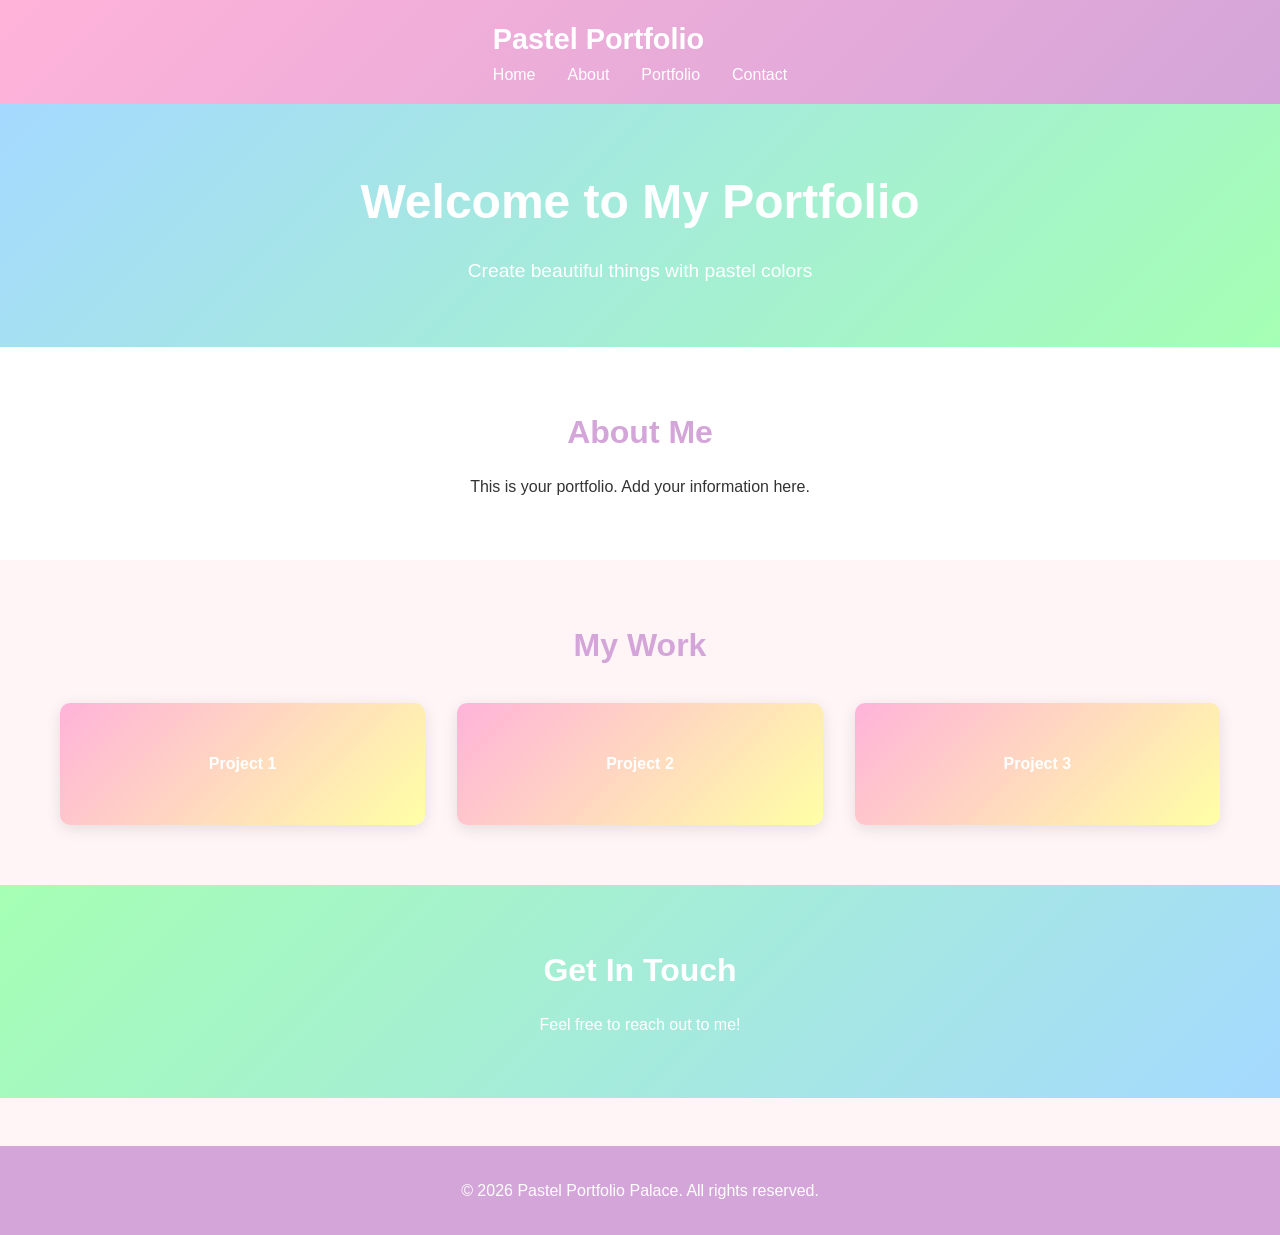
<file: index.html>
<!DOCTYPE html>
<html lang="en">
<head>
    <meta charset="UTF-8">
    <meta name="viewport" content="width=device-width, initial-scale=1.0">
    <title>Pastel Portfolio Palace</title>
    <link rel="stylesheet" href="style.css">
</head>
<body>
    <header>
        <nav class="navbar">
            <div class="container">
                <h1>Pastel Portfolio</h1>
                <ul class="nav-links">
                    <li><a href="#home">Home</a></li>
                    <li><a href="#about">About</a></li>
                    <li><a href="#portfolio">Portfolio</a></li>
                    <li><a href="#contact">Contact</a></li>
                </ul>
            </div>
        </nav>
    </header>

    <main>
        <section id="home" class="hero">
            <div class="container">
                <h2>Welcome to My Portfolio</h2>
                <p>Create beautiful things with pastel colors</p>
            </div>
        </section>

        <section id="about" class="about">
            <div class="container">
                <h2>About Me</h2>
                <p>This is your portfolio. Add your information here.</p>
            </div>
        </section>

        <section id="portfolio" class="portfolio">
            <div class="container">
                <h2>My Work</h2>
                <div class="portfolio-grid">
                    <div class="portfolio-item">Project 1</div>
                    <div class="portfolio-item">Project 2</div>
                    <div class="portfolio-item">Project 3</div>
                </div>
            </div>
        </section>

        <section id="contact" class="contact">
            <div class="container">
                <h2>Get In Touch</h2>
                <p>Feel free to reach out to me!</p>
            </div>
        </section>
    </main>

    <footer>
        <p>&copy; 2026 Pastel Portfolio Palace. All rights reserved.</p>
    </footer>
</body>
</html>
</file>
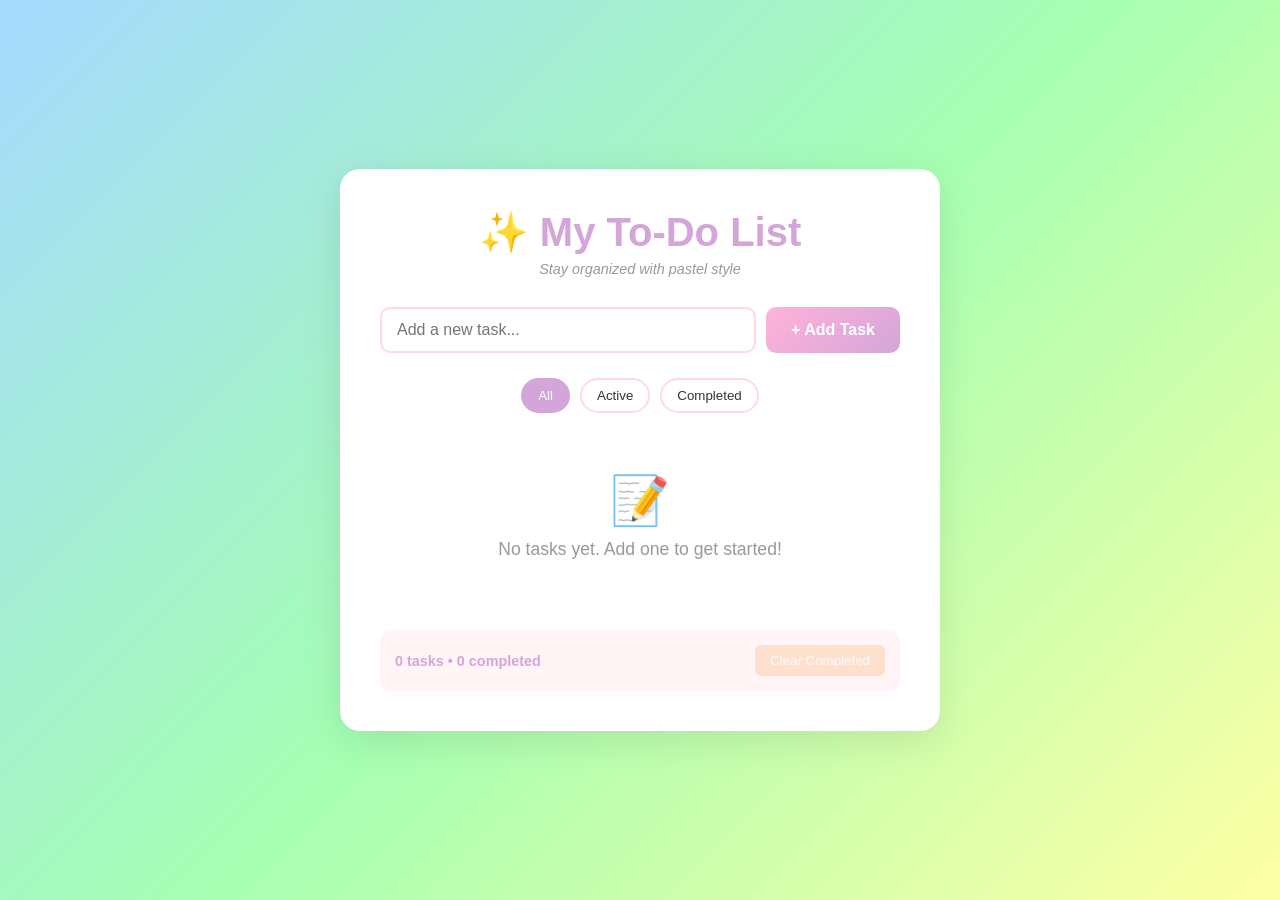
<file: todo.html>
<!DOCTYPE html>
<html lang="en">
<head>
    <meta charset="UTF-8">
    <meta name="viewport" content="width=device-width, initial-scale=1.0">
    <title>Pastel To-Do List</title>
    <link rel="stylesheet" href="todo-style.css">
</head>
<body>
    <div class="container">
        <header>
            <h1>✨ My To-Do List</h1>
            <p class="subtitle">Stay organized with pastel style</p>
        </header>

        <div class="input-section">
            <input 
                type="text" 
                id="todoInput" 
                placeholder="Add a new task..."
                class="todo-input"
            >
            <button id="addBtn" class="add-btn">+ Add Task</button>
        </div>

        <div class="filters">
            <button class="filter-btn active" data-filter="all">All</button>
            <button class="filter-btn" data-filter="active">Active</button>
            <button class="filter-btn" data-filter="completed">Completed</button>
        </div>

        <ul id="todoList" class="todo-list"></ul>

        <div class="stats">
            <p id="stats">0 tasks • 0 completed</p>
            <button id="clearBtn" class="clear-btn">Clear Completed</button>
        </div>
    </div>

    <script src="todo.js"></script>
</body>
</html>
</file>
<file: style.css>
:root {
    --pastel-pink: #FFB3D9;
    --pastel-purple: #D4A5D9;
    --pastel-blue: #A5D9FF;
    --pastel-green: #A5FFB3;
    --pastel-yellow: #FFFFA5;
    --text-color: #333;
    --light-bg: #FFF5F7;
}

* {
    margin: 0;
    padding: 0;
    box-sizing: border-box;
}

body {
    font-family: 'Segoe UI', Tahoma, Geneva, Verdana, sans-serif;
    color: var(--text-color);
    background-color: var(--light-bg);
    line-height: 1.6;
}

.container {
    max-width: 1200px;
    margin: 0 auto;
    padding: 0 20px;
}

header {
    background: linear-gradient(135deg, var(--pastel-pink) 0%, var(--pastel-purple) 100%);
    padding: 1rem 0;
    box-shadow: 0 2px 10px rgba(0, 0, 0, 0.1);
}

.navbar {
    display: flex;
    justify-content: space-between;
    align-items: center;
}

.navbar h1 {
    font-size: 1.8rem;
    color: white;
}

.nav-links {
    display: flex;
    list-style: none;
    gap: 2rem;
}

.nav-links a {
    color: white;
    text-decoration: none;
    font-weight: 500;
    transition: opacity 0.3s;
}

.nav-links a:hover {
    opacity: 0.8;
}

section {
    padding: 60px 0;
}

.hero {
    background: linear-gradient(135deg, var(--pastel-blue) 0%, var(--pastel-green) 100%);
    text-align: center;
    color: white;
}

.hero h2 {
    font-size: 3rem;
    margin-bottom: 1rem;
}

.hero p {
    font-size: 1.2rem;
}

.about {
    background-color: white;
    text-align: center;
}

.about h2 {
    color: var(--pastel-purple);
    margin-bottom: 1rem;
    font-size: 2rem;
}

.portfolio {
    background-color: var(--light-bg);
}

.portfolio h2 {
    text-align: center;
    color: var(--pastel-purple);
    margin-bottom: 2rem;
    font-size: 2rem;
}

.portfolio-grid {
    display: grid;
    grid-template-columns: repeat(auto-fit, minmax(250px, 1fr));
    gap: 2rem;
}

.portfolio-item {
    background: linear-gradient(135deg, var(--pastel-pink) 0%, var(--pastel-yellow) 100%);
    padding: 3rem;
    border-radius: 10px;
    text-align: center;
    font-weight: bold;
    color: white;
    box-shadow: 0 4px 15px rgba(0, 0, 0, 0.1);
    transition: transform 0.3s;
}

.portfolio-item:hover {
    transform: translateY(-5px);
}

.contact {
    background: linear-gradient(135deg, var(--pastel-green) 0%, var(--pastel-blue) 100%);
    text-align: center;
    color: white;
}

.contact h2 {
    margin-bottom: 1rem;
    font-size: 2rem;
}

footer {
    background-color: var(--pastel-purple);
    color: white;
    text-align: center;
    padding: 2rem 0;
    margin-top: 3rem;
}

@media (max-width: 768px) {
    .nav-links {
        gap: 1rem;
        font-size: 0.9rem;
    }

    .hero h2 {
        font-size: 2rem;
    }

    .portfolio-grid {
        grid-template-columns: 1fr;
    }
}
</file>
<file: todo-style.css>
:root {
    --pastel-pink: #FFB3D9;
    --pastel-purple: #D4A5D9;
    --pastel-blue: #A5D9FF;
    --pastel-green: #A5FFB3;
    --pastel-yellow: #FFFFA5;
    --pastel-peach: #FFCBA5;
    --text-color: #333;
    --light-bg: #FFF5F7;
    --border-color: #FFD9E8;
}

* {
    margin: 0;
    padding: 0;
    box-sizing: border-box;
}

body {
    font-family: 'Segoe UI', Tahoma, Geneva, Verdana, sans-serif;
    background: linear-gradient(135deg, var(--pastel-blue) 0%, var(--pastel-green) 50%, var(--pastel-yellow) 100%);
    min-height: 100vh;
    display: flex;
    justify-content: center;
    align-items: center;
    padding: 20px;
}

.container {
    background: white;
    border-radius: 20px;
    box-shadow: 0 10px 40px rgba(0, 0, 0, 0.1);
    max-width: 600px;
    width: 100%;
    padding: 40px;
    animation: slideIn 0.5s ease;
}

@keyframes slideIn {
    from {
        opacity: 0;
        transform: translateY(20px);
    }
    to {
        opacity: 1;
        transform: translateY(0);
    }
}

header {
    text-align: center;
    margin-bottom: 30px;
}

header h1 {
    color: var(--pastel-purple);
    font-size: 2.5rem;
    margin-bottom: 5px;
}

.subtitle {
    color: #999;
    font-size: 0.9rem;
    font-style: italic;
}

.input-section {
    display: flex;
    gap: 10px;
    margin-bottom: 25px;
}

.todo-input {
    flex: 1;
    padding: 12px 15px;
    border: 2px solid var(--border-color);
    border-radius: 10px;
    font-size: 1rem;
    transition: all 0.3s;
    font-family: inherit;
}

.todo-input:focus {
    outline: none;
    border-color: var(--pastel-purple);
    box-shadow: 0 0 10px rgba(212, 165, 217, 0.3);
}

.add-btn {
    padding: 12px 25px;
    background: linear-gradient(135deg, var(--pastel-pink) 0%, var(--pastel-purple) 100%);
    color: white;
    border: none;
    border-radius: 10px;
    font-size: 1rem;
    font-weight: bold;
    cursor: pointer;
    transition: all 0.3s;
    white-space: nowrap;
}

.add-btn:hover {
    transform: translateY(-2px);
    box-shadow: 0 5px 15px rgba(212, 165, 217, 0.4);
}

.add-btn:active {
    transform: translateY(0);
}

.filters {
    display: flex;
    gap: 10px;
    margin-bottom: 20px;
    justify-content: center;
}

.filter-btn {
    padding: 8px 15px;
    border: 2px solid var(--border-color);
    background: white;
    color: var(--text-color);
    border-radius: 20px;
    cursor: pointer;
    transition: all 0.3s;
    font-weight: 500;
}

.filter-btn:hover {
    border-color: var(--pastel-purple);
}

.filter-btn.active {
    background: var(--pastel-purple);
    color: white;
    border-color: var(--pastel-purple);
}

.todo-list {
    list-style: none;
    margin-bottom: 20px;
    max-height: 400px;
    overflow-y: auto;
}

.todo-item {
    display: flex;
    align-items: center;
    gap: 12px;
    padding: 15px;
    background: var(--light-bg);
    border-radius: 10px;
    margin-bottom: 10px;
    animation: fadeIn 0.3s ease;
    transition: all 0.3s;
}

@keyframes fadeIn {
    from {
        opacity: 0;
        transform: translateX(-10px);
    }
    to {
        opacity: 1;
        transform: translateX(0);
    }
}

.todo-item:hover {
    background: #FFE8F0;
    transform: translateX(5px);
}

.todo-item.completed {
    opacity: 0.6;
}

.todo-item.completed .todo-text {
    text-decoration: line-through;
    color: #999;
}

.checkbox {
    width: 20px;
    height: 20px;
    cursor: pointer;
    accent-color: var(--pastel-green);
}

.todo-text {
    flex: 1;
    font-size: 1rem;
    color: var(--text-color);
    word-break: break-word;
}

.delete-btn {
    background: var(--pastel-pink);
    color: white;
    border: none;
    padding: 6px 12px;
    border-radius: 6px;
    cursor: pointer;
    font-size: 0.9rem;
    transition: all 0.3s;
}

.delete-btn:hover {
    background: #FF9CC5;
    transform: scale(1.05);
}

.empty-state {
    text-align: center;
    padding: 40px 20px;
    color: #999;
}

.empty-state p {
    font-size: 1.1rem;
    margin-bottom: 10px;
}

.empty-state-emoji {
    font-size: 3rem;
    margin-bottom: 10px;
}

.stats {
    display: flex;
    justify-content: space-between;
    align-items: center;
    padding: 15px;
    background: var(--light-bg);
    border-radius: 10px;
    font-size: 0.9rem;
    color: var(--text-color);
}

#stats {
    font-weight: bold;
    color: var(--pastel-purple);
}

.clear-btn {
    padding: 8px 15px;
    background: var(--pastel-peach);
    color: white;
    border: none;
    border-radius: 6px;
    cursor: pointer;
    font-weight: 500;
    transition: all 0.3s;
}

.clear-btn:hover {
    background: #FFB88C;
    transform: translateY(-2px);
}

.clear-btn:disabled {
    opacity: 0.5;
    cursor: not-allowed;
    transform: none;
}

/* Scrollbar styling */
.todo-list::-webkit-scrollbar {
    width: 8px;
}

.todo-list::-webkit-scrollbar-track {
    background: var(--light-bg);
    border-radius: 10px;
}

.todo-list::-webkit-scrollbar-thumb {
    background: var(--pastel-purple);
    border-radius: 10px;
}

.todo-list::-webkit-scrollbar-thumb:hover {
    background: var(--pastel-pink);
}

/* Responsive design */
@media (max-width: 600px) {
    .container {
        padding: 20px;
    }

    header h1 {
        font-size: 2rem;
    }

    .input-section {
        flex-direction: column;
    }

    .add-btn {
        width: 100%;
    }

    .filters {
        flex-wrap: wrap;
    }

    .stats {
        flex-direction: column;
        gap: 10px;
    }
}
</file>
